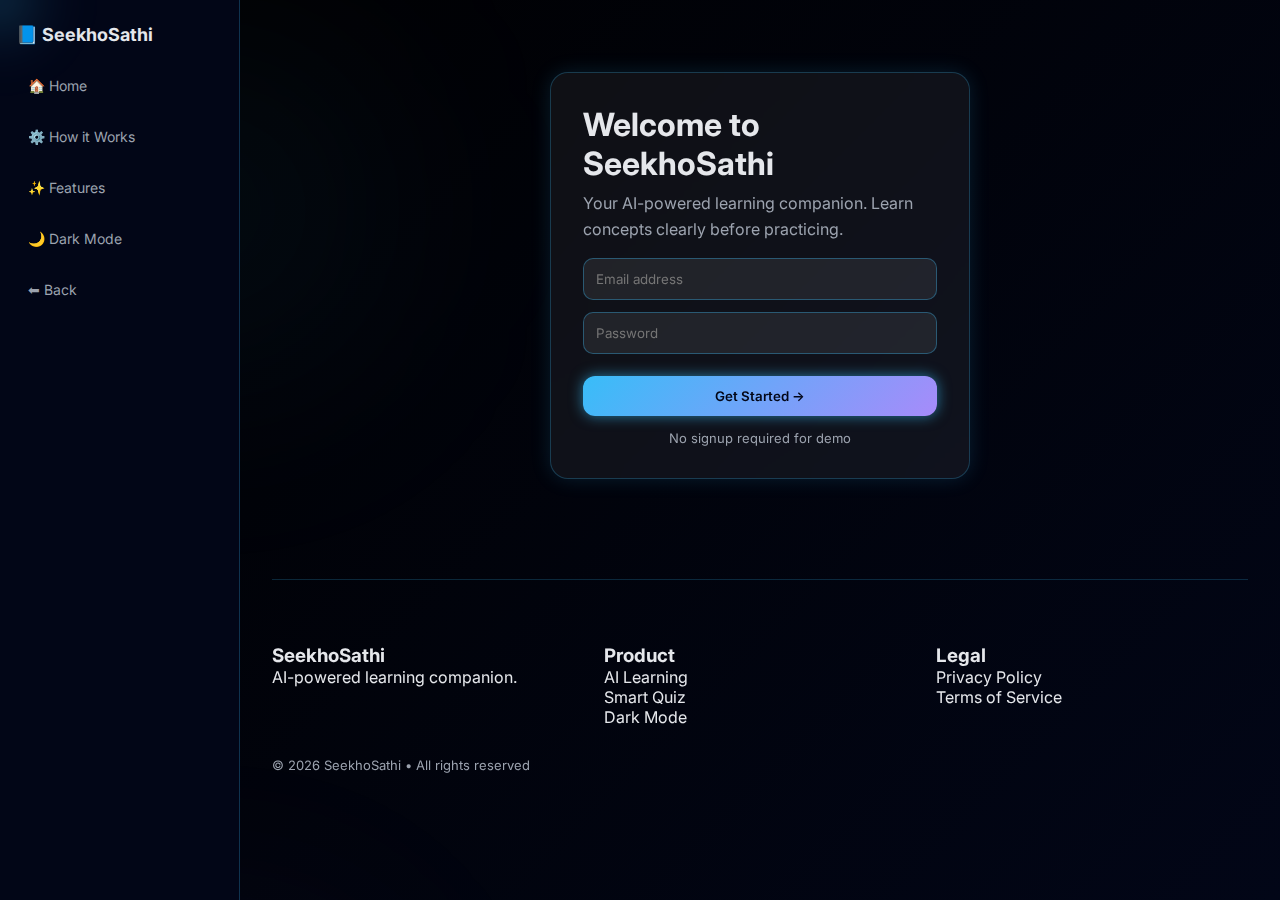
<file: index.html>
<!DOCTYPE html>
<html lang="en">
<head>
  <meta charset="UTF-8" />
  <title>Get Started | SeekhoSathi</title>

  <!-- Google Font -->
  <link href="https://fonts.googleapis.com/css2?family=Inter:wght@400;500;600;700&display=swap" rel="stylesheet">

  <!-- Main CSS -->
  <link rel="stylesheet" href="style.css" />
</head>

<body>

<!-- ===== CURSOR GLOW ===== -->
<div id="cursor-glow"></div>

<div class="layout">

  <!-- ===== SIDEBAR ===== -->
  <aside class="sidebar">

    <h2>📘 SeekhoSathi</h2>

    <a href="home.html">🏠 Home</a>
    <a href="home.html#how">⚙️ How it Works</a>
    <a href="home.html#features">✨ Features</a>

    <a href="#" onclick="toggleDark()">🌙 Dark Mode</a>
    <a href="#" onclick="window.history.back()">⬅ Back</a>

  </aside>

  <!-- ===== MAIN CONTENT ===== -->
  <div class="content">

    <section class="main fade-up">
      <div class="card tilt-card" style="max-width:420px;margin:auto;">

        <h1>Welcome to SeekhoSathi</h1>
        <p class="subtitle">
          Your AI-powered learning companion.  
          Learn concepts clearly before practicing.
        </p>

        <input
          type="email"
          id="email"
          placeholder="Email address"
          style="width:100%;margin-top:16px;"
        />

        <input
          type="password"
          placeholder="Password"
          style="width:100%;margin-top:12px;"
        />

        <button
          class="magnetic"
          style="margin-top:22px;width:100%;"
          onclick="goNext()"
        >
          Get Started →
        </button>

        <p style="margin-top:14px;font-size:13px;color:#9CA3AF;text-align:center;">
          No signup required for demo
        </p>

      </div>
    </section>

    <!-- ===== FOOTER ===== -->
    <footer class="footer fade-up" style="margin-top:60px;">

      <div class="feature-grid">

        <div>
          <h3>SeekhoSathi</h3>
          <p>AI-powered learning companion.</p>
        </div>

        <div>
          <h3>Product</h3>
          <p>AI Learning</p>
          <p>Smart Quiz</p>
          <p>Dark Mode</p>
        </div>

        <div>
          <h3>Legal</h3>
          <p>Privacy Policy</p>
          <p>Terms of Service</p>
        </div>

      </div>

      <p style="margin-top:30px;font-size:13px;color:#9CA3AF;">
        © 2026 SeekhoSathi • All rights reserved
      </p>

    </footer>

  </div>
</div>

<!-- ===== SCRIPT ===== -->
<script src="script.js"></script>
<script>
  function goNext() {
    const email = document.getElementById("email").value.trim();

    if (!email) {
      alert("Please enter your email");
      return;
    }

    // Save username for sidebar profile
    const name = email.split("@")[0];
    localStorage.setItem("userName", name);

    window.location.href = "topic.html";
  }
</script>

</body>
</html>
</file>
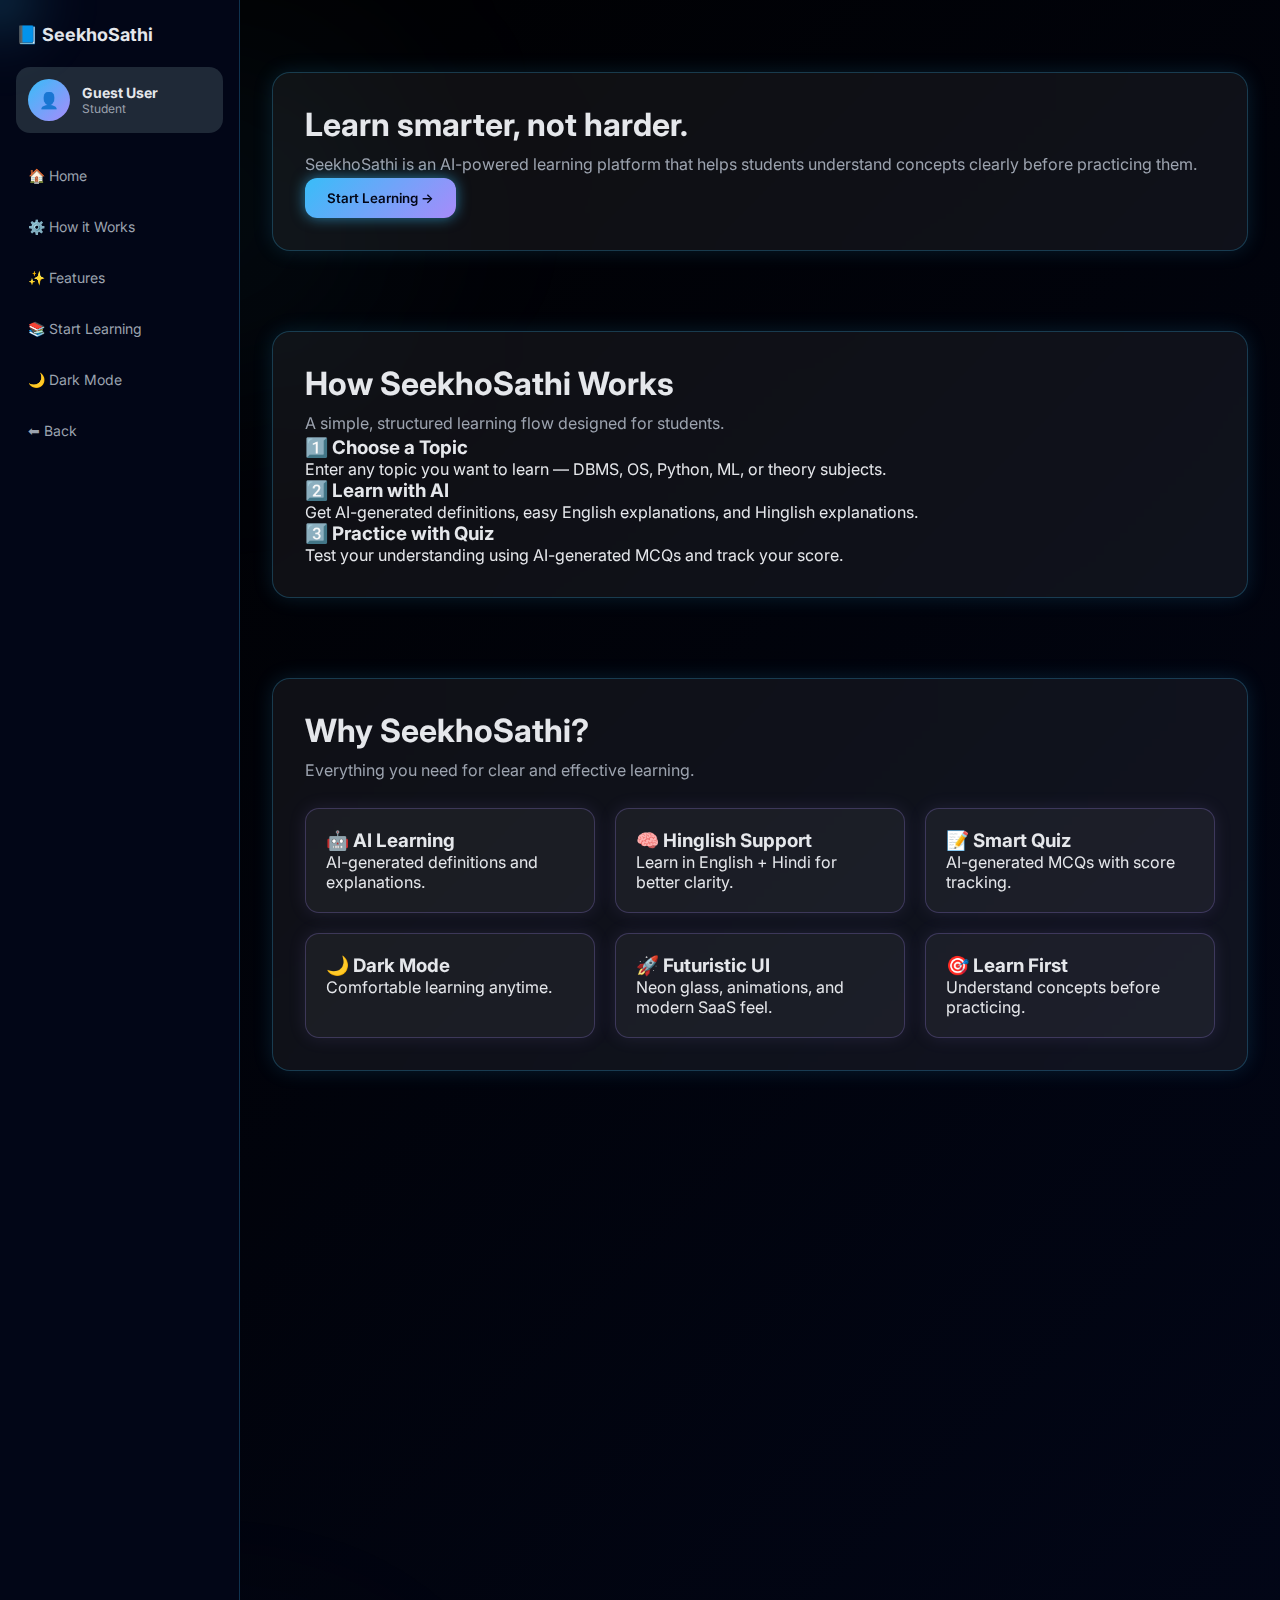
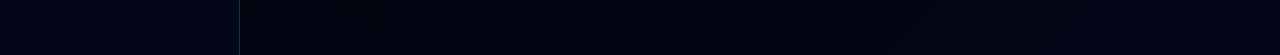
<file: home.html>
<!DOCTYPE html>
<html lang="en">
<head>
  <meta charset="UTF-8" />
  <title>SeekhoSathi – Learning ka Companion</title>

  <!-- Google Font -->
  <link href="https://fonts.googleapis.com/css2?family=Inter:wght@400;500;600;700&display=swap" rel="stylesheet">

  <!-- Main CSS -->
  <link rel="stylesheet" href="style.css" />
</head>

<body>

<!-- ===== CURSOR GLOW ===== -->
<div id="cursor-glow"></div>

<div class="layout">

  <!-- ===== SIDEBAR ===== -->
  <aside class="sidebar">

    <h2>📘 SeekhoSathi</h2>

    <!-- USER PROFILE -->
    <div class="user-profile" onclick="toggleProfileMenu()">
      <div class="avatar">👤</div>
      <div>
        <h4 id="userName">Guest User</h4>
        <p class="user-role">Student</p>
      </div>
    </div>

    <!-- PROFILE DROPDOWN -->
    <div class="profile-menu" id="profileMenu">
      <p>👤 Profile</p>
      <p>⚙️ Settings</p>
      <p onclick="logout()">🚪 Logout</p>
    </div>

    <!-- NAV -->
    <a href="#hero">🏠 Home</a>
    <a href="#how">⚙️ How it Works</a>
    <a href="#features">✨ Features</a>
    <a href="topic.html">📚 Start Learning</a>

    <a href="#" onclick="toggleDark()">🌙 Dark Mode</a>
    <a href="#" onclick="window.history.back()">⬅ Back</a>

  </aside>

  <!-- ===== MAIN CONTENT ===== -->
  <div class="content">

    <!-- ===== HERO ===== -->
    <section class="main fade-up" id="hero">
      <div class="card tilt-card">
        <h1>Learn smarter, not harder.</h1>
        <p class="subtitle">
          SeekhoSathi is an AI-powered learning platform that helps students
          understand concepts clearly before practicing them.
        </p>

        <button class="magnetic" onclick="goLogin()">Start Learning →</button>
      </div>
    </section>

    <!-- ===== HOW IT WORKS ===== -->
    <section class="main fade-up" id="how">
      <div class="card tilt-card">

        <h1>How SeekhoSathi Works</h1>
        <p class="subtitle">
          A simple, structured learning flow designed for students.
        </p>

        <div class="explanation-section">
          <h3>1️⃣ Choose a Topic</h3>
          <p>Enter any topic you want to learn — DBMS, OS, Python, ML, or theory subjects.</p>
        </div>

        <div class="explanation-section">
          <h3>2️⃣ Learn with AI</h3>
          <p>Get AI-generated definitions, easy English explanations, and Hinglish explanations.</p>
        </div>

        <div class="explanation-section">
          <h3>3️⃣ Practice with Quiz</h3>
          <p>Test your understanding using AI-generated MCQs and track your score.</p>
        </div>

      </div>
    </section>

    <!-- ===== FEATURES ===== -->
    <section class="main fade-up" id="features">
      <div class="card">

        <h1>Why SeekhoSathi?</h1>
        <p class="subtitle">
          Everything you need for clear and effective learning.
        </p>

        <div class="feature-grid">

          <div class="feature-card tilt-card">
            <h3>🤖 AI Learning</h3>
            <p>AI-generated definitions and explanations.</p>
          </div>

          <div class="feature-card tilt-card">
            <h3>🧠 Hinglish Support</h3>
            <p>Learn in English + Hindi for better clarity.</p>
          </div>

          <div class="feature-card tilt-card">
            <h3>📝 Smart Quiz</h3>
            <p>AI-generated MCQs with score tracking.</p>
          </div>

          <div class="feature-card tilt-card">
            <h3>🌙 Dark Mode</h3>
            <p>Comfortable learning anytime.</p>
          </div>

          <div class="feature-card tilt-card">
            <h3>🚀 Futuristic UI</h3>
            <p>Neon glass, animations, and modern SaaS feel.</p>
          </div>

          <div class="feature-card tilt-card">
            <h3>🎯 Learn First</h3>
            <p>Understand concepts before practicing.</p>
          </div>

        </div>

      </div>
    </section>

    <!-- ===== CTA ===== -->
    <section class="main fade-up">
      <div class="card tilt-card">
        <h1>Start your learning journey today</h1>
        <p class="subtitle">
          Make learning simple, clear, and effective with SeekhoSathi.
        </p>

        <button class="magnetic" onclick="goLogin()">Get Started Now →</button>
      </div>
    </section>

    <!-- ===== FOOTER ===== -->
    <footer class="footer fade-up">

      <div class="feature-grid">

        <div>
          <h3>SeekhoSathi</h3>
          <p>AI-powered learning companion for students.</p>
        </div>

        <div>
          <h3>Product</h3>
          <p>AI Learning</p>
          <p>Smart Quiz</p>
          <p>Dark Mode</p>
          <p>Modern UI</p>
        </div>

        <div>
          <h3>Resources</h3>
          <p>How it Works</p>
          <p>Features</p>
          <p>Roadmap</p>
        </div>

        <div>
          <h3>Legal</h3>
          <p>Privacy Policy</p>
          <p>Terms of Service</p>
          <p>Disclaimer</p>
        </div>

      </div>

      <p style="margin-top:30px;font-size:13px;color:#9CA3AF;">
        © 2026 SeekhoSathi • All rights reserved
      </p>

    </footer>

  </div>
</div>

<!-- ===== SCRIPT ===== -->
<script src="script.js"></script>
<script>
  function goLogin() {
    window.location.href = "index.html";
  }
</script>

</body>
</html>
</file>
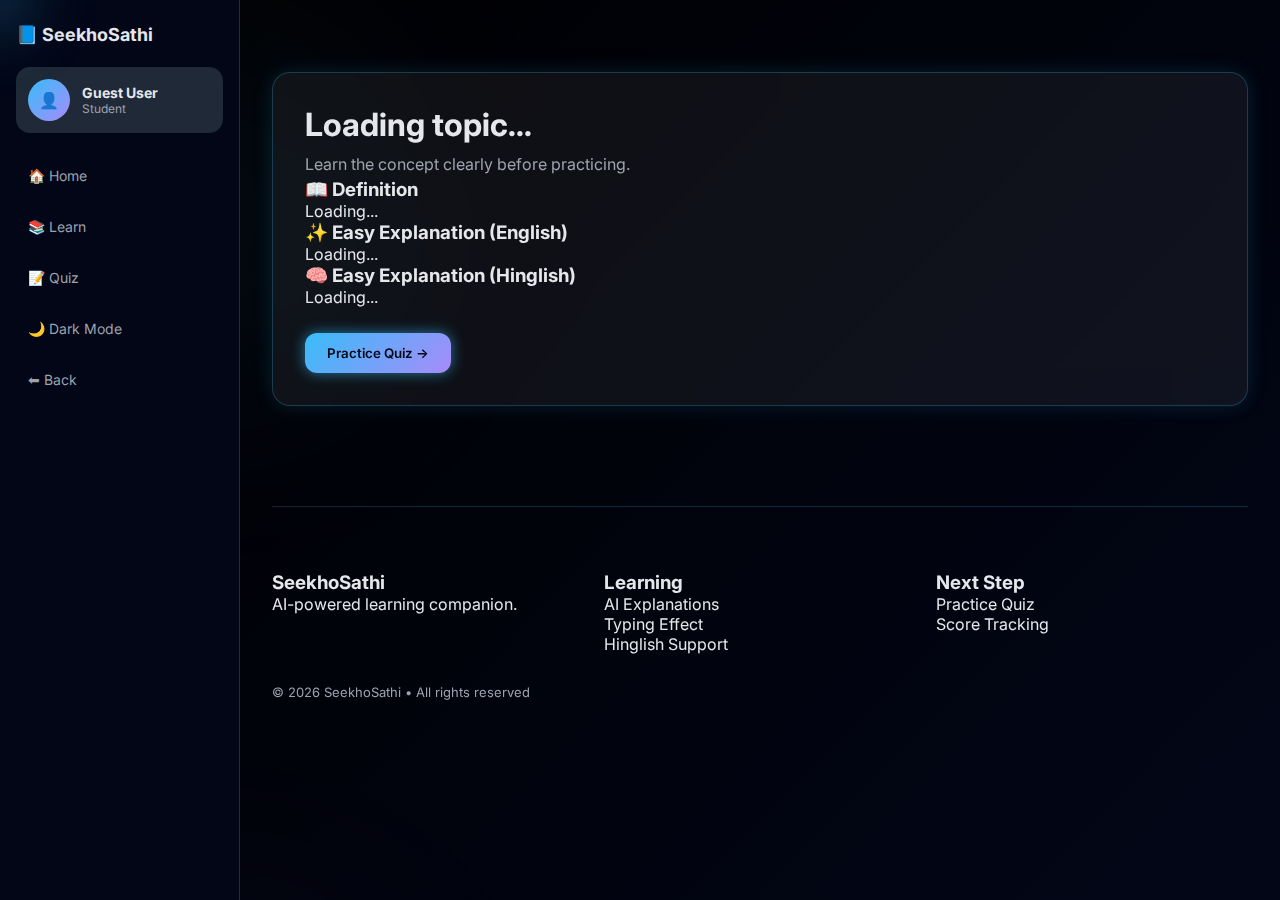
<file: learn.html>
<!DOCTYPE html>
<html lang="en">
<head>
  <meta charset="UTF-8" />
  <title>Learn | SeekhoSathi</title>

  <!-- Google Font -->
  <link href="https://fonts.googleapis.com/css2?family=Inter:wght@400;500;600;700&display=swap" rel="stylesheet">

  <!-- Main CSS -->
  <link rel="stylesheet" href="style.css" />
</head>

<body>

<!-- ===== CURSOR GLOW ===== -->
<div id="cursor-glow"></div>

<div class="layout">

  <!-- ===== SIDEBAR ===== -->
  <aside class="sidebar">

    <h2>📘 SeekhoSathi</h2>

    <!-- USER PROFILE -->
    <div class="user-profile" onclick="toggleProfileMenu()">
      <div class="avatar">👤</div>
      <div>
        <h4 id="userName">Guest User</h4>
        <p class="user-role">Student</p>
      </div>
    </div>

    <!-- PROFILE DROPDOWN -->
    <div class="profile-menu" id="profileMenu">
      <p>👤 Profile</p>
      <p>⚙️ Settings</p>
      <p onclick="logout()">🚪 Logout</p>
    </div>

    <!-- NAV -->
    <a href="home.html">🏠 Home</a>
    <a href="topic.html">📚 Learn</a>
    <a href="quiz.html">📝 Quiz</a>

    <a href="#" onclick="toggleDark()">🌙 Dark Mode</a>
    <a href="#" onclick="window.history.back()">⬅ Back</a>

  </aside>

  <!-- ===== MAIN CONTENT ===== -->
  <div class="content">

    <!-- ===== LEARNING CONTENT ===== -->
    <section class="main fade-up">
      <div class="card tilt-card">

        <h1 id="topicTitle">Loading topic...</h1>
        <p class="subtitle">
          Learn the concept clearly before practicing.
        </p>

        <!-- Definition -->
        <div class="explanation-section">
          <h3>📖 Definition</h3>
          <p id="definition">Loading...</p>
        </div>

        <!-- English -->
        <div class="explanation-section">
          <h3>✨ Easy Explanation (English)</h3>
          <p id="easyEng">Loading...</p>
        </div>

        <!-- Hinglish -->
        <div class="explanation-section">
          <h3>🧠 Easy Explanation (Hinglish)</h3>
          <p id="easyHin">Loading...</p>
        </div>

        <!-- CTA -->
        <button
          class="magnetic"
          style="margin-top:26px;"
          onclick="goQuiz()"
        >
          Practice Quiz →
        </button>

      </div>
    </section>

    <!-- ===== FOOTER ===== -->
    <footer class="footer fade-up" style="margin-top:60px;">

      <div class="feature-grid">

        <div>
          <h3>SeekhoSathi</h3>
          <p>AI-powered learning companion.</p>
        </div>

        <div>
          <h3>Learning</h3>
          <p>AI Explanations</p>
          <p>Typing Effect</p>
          <p>Hinglish Support</p>
        </div>

        <div>
          <h3>Next Step</h3>
          <p>Practice Quiz</p>
          <p>Score Tracking</p>
        </div>

      </div>

      <p style="margin-top:30px;font-size:13px;color:#9CA3AF;">
        © 2026 SeekhoSathi • All rights reserved
      </p>

    </footer>

  </div>
</div>

<!-- ===== SCRIPT ===== -->
<script src="script.js"></script>
<script>
  function goQuiz() {
    window.location.href = "quiz.html";
  }
</script>

</body>
</html>
</file>
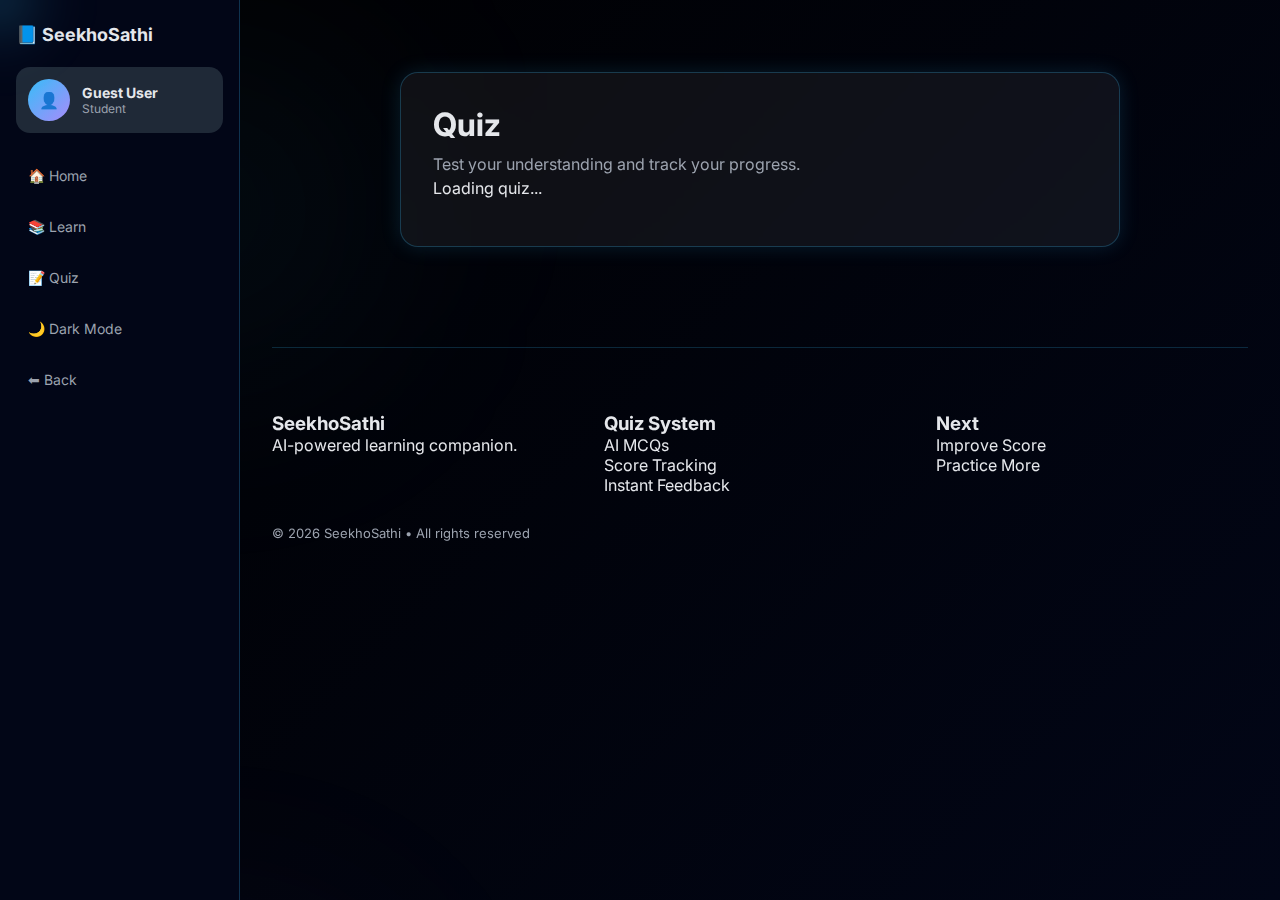
<file: quiz.html>
<!DOCTYPE html>
<html lang="en">
<head>
  <meta charset="UTF-8" />
  <title>Quiz | SeekhoSathi</title>

  <!-- Google Font -->
  <link href="https://fonts.googleapis.com/css2?family=Inter:wght@400;500;600;700&display=swap" rel="stylesheet">

  <!-- Main CSS -->
  <link rel="stylesheet" href="style.css" />
</head>

<body>

<!-- ===== CURSOR GLOW ===== -->
<div id="cursor-glow"></div>

<div class="layout">

  <!-- ===== SIDEBAR ===== -->
  <aside class="sidebar">

    <h2>📘 SeekhoSathi</h2>

    <!-- USER PROFILE -->
    <div class="user-profile" onclick="toggleProfileMenu()">
      <div class="avatar">👤</div>
      <div>
        <h4 id="userName">Guest User</h4>
        <p class="user-role">Student</p>
      </div>
    </div>

    <!-- PROFILE DROPDOWN -->
    <div class="profile-menu" id="profileMenu">
      <p>👤 Profile</p>
      <p>⚙️ Settings</p>
      <p onclick="logout()">🚪 Logout</p>
    </div>

    <!-- NAV -->
    <a href="home.html">🏠 Home</a>
    <a href="topic.html">📚 Learn</a>
    <a href="quiz.html">📝 Quiz</a>

    <a href="#" onclick="toggleDark()">🌙 Dark Mode</a>
    <a href="#" onclick="window.history.back()">⬅ Back</a>

  </aside>

  <!-- ===== MAIN CONTENT ===== -->
  <div class="content">

    <!-- ===== QUIZ CONTENT ===== -->
    <section class="main fade-up">
      <div class="card tilt-card" style="max-width:720px;margin:auto;">

        <h1 id="quizTopic">Quiz</h1>
        <p class="subtitle">
          Test your understanding and track your progress.
        </p>

        <!-- Question -->
        <div id="quizBox" class="explanation-section">
          Loading quiz...
        </div>

        <!-- Score -->
        <p id="scoreBox" style="margin-top:16px;font-weight:600;"></p>

        <!-- Next Button -->
        <button
          id="nextBtn"
          class="magnetic"
          style="display:none;margin-top:20px;"
          onclick="nextQuestion()"
        >
          Next Question →
        </button>

      </div>
    </section>

    <!-- ===== FOOTER ===== -->
    <footer class="footer fade-up" style="margin-top:60px;">

      <div class="feature-grid">

        <div>
          <h3>SeekhoSathi</h3>
          <p>AI-powered learning companion.</p>
        </div>

        <div>
          <h3>Quiz System</h3>
          <p>AI MCQs</p>
          <p>Score Tracking</p>
          <p>Instant Feedback</p>
        </div>

        <div>
          <h3>Next</h3>
          <p>Improve Score</p>
          <p>Practice More</p>
        </div>

      </div>

      <p style="margin-top:30px;font-size:13px;color:#9CA3AF;">
        © 2026 SeekhoSathi • All rights reserved
      </p>

    </footer>

  </div>
</div>

<!-- ===== SCRIPT ===== -->
<script src="script.js"></script>

</body>
</html>
</file>
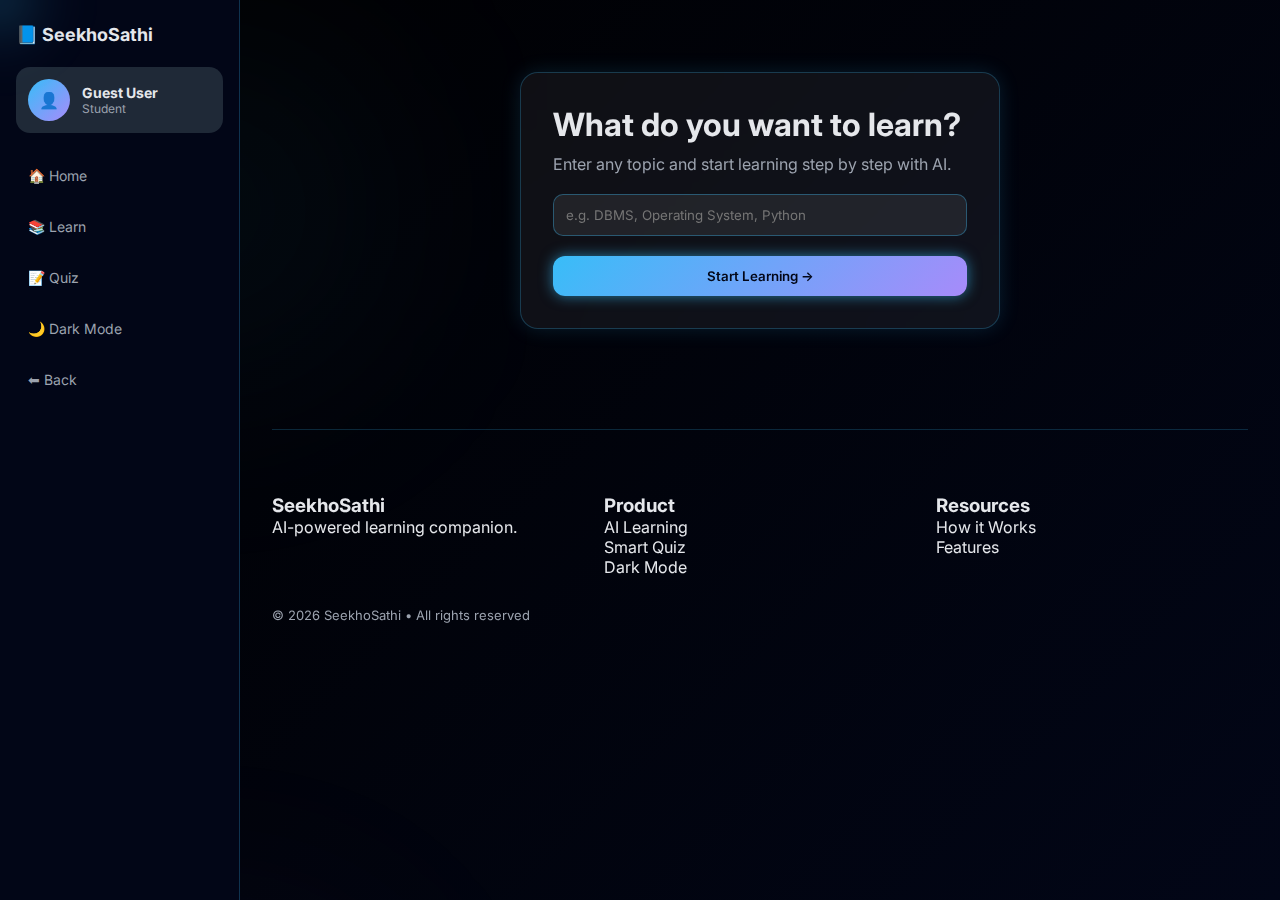
<file: topic.html>
<!DOCTYPE html>
<html lang="en">
<head>
  <meta charset="UTF-8" />
  <title>Choose Topic | SeekhoSathi</title>

  <!-- Google Font -->
  <link href="https://fonts.googleapis.com/css2?family=Inter:wght@400;500;600;700&display=swap" rel="stylesheet">

  <!-- Main CSS -->
  <link rel="stylesheet" href="style.css" />
</head>

<body>

<!-- ===== CURSOR GLOW ===== -->
<div id="cursor-glow"></div>

<div class="layout">

  <!-- ===== SIDEBAR ===== -->
  <aside class="sidebar">

    <h2>📘 SeekhoSathi</h2>

    <!-- USER PROFILE -->
    <div class="user-profile" onclick="toggleProfileMenu()">
      <div class="avatar">👤</div>
      <div>
        <h4 id="userName">Guest User</h4>
        <p class="user-role">Student</p>
      </div>
    </div>

    <!-- PROFILE DROPDOWN -->
    <div class="profile-menu" id="profileMenu">
      <p>👤 Profile</p>
      <p>⚙️ Settings</p>
      <p onclick="logout()">🚪 Logout</p>
    </div>

    <!-- NAV -->
    <a href="home.html">🏠 Home</a>
    <a href="topic.html">📚 Learn</a>
    <a href="quiz.html">📝 Quiz</a>

    <a href="#" onclick="toggleDark()">🌙 Dark Mode</a>
    <a href="#" onclick="window.history.back()">⬅ Back</a>

  </aside>

  <!-- ===== MAIN CONTENT ===== -->
  <div class="content">

    <!-- ===== TOPIC INPUT ===== -->
    <section class="main fade-up">
      <div class="card tilt-card" style="max-width:480px;margin:auto;">

        <h1>What do you want to learn?</h1>
        <p class="subtitle">
          Enter any topic and start learning step by step with AI.
        </p>

        <input
          type="text"
          id="topicInput"
          placeholder="e.g. DBMS, Operating System, Python"
          style="width:100%;margin-top:16px;"
        />

        <button
          class="magnetic"
          style="margin-top:20px;width:100%;"
          onclick="startLearning()"
        >
          Start Learning →
        </button>

      </div>
    </section>

    <!-- ===== FOOTER ===== -->
    <footer class="footer fade-up" style="margin-top:60px;">

      <div class="feature-grid">

        <div>
          <h3>SeekhoSathi</h3>
          <p>AI-powered learning companion.</p>
        </div>

        <div>
          <h3>Product</h3>
          <p>AI Learning</p>
          <p>Smart Quiz</p>
          <p>Dark Mode</p>
        </div>

        <div>
          <h3>Resources</h3>
          <p>How it Works</p>
          <p>Features</p>
        </div>

      </div>

      <p style="margin-top:30px;font-size:13px;color:#9CA3AF;">
        © 2026 SeekhoSathi • All rights reserved
      </p>

    </footer>

  </div>
</div>

<!-- ===== SCRIPT ===== -->
<script src="script.js"></script>
<script>
  function startLearning() {
    const topic = document.getElementById("topicInput").value.trim();

    if (!topic) {
      alert("Please enter a topic");
      return;
    }

    localStorage.setItem("topic", topic);
    window.location.href = "learn.html";
  }
</script>

</body>
</html>
</file>
<file: style.css>
/* =========================
   GLOBAL RESET & FONT
========================= */
* {
  margin: 0;
  padding: 0;
  box-sizing: border-box;
  font-family: "Inter", sans-serif;
}

html {
  scroll-behavior: smooth;
}

body {
  min-height: 100vh;
  color: #E5E7EB;
  background: linear-gradient(
    -45deg,
    #020617,
    #020617,
    #0f172a,
    #020617,
    #000000
  );
  background-size: 400% 400%;
  animation: gradientFlow 18s ease infinite;
  overflow-x: hidden;
}

/* =========================
   ANIMATED BACKGROUND
========================= */
@keyframes gradientFlow {
  0% { background-position: 0% 50%; }
  50% { background-position: 100% 50%; }
  100% { background-position: 0% 50%; }
}

/* Glow orbs */
body::before,
body::after {
  content: "";
  position: fixed;
  width: 420px;
  height: 420px;
  background: radial-gradient(circle, rgba(56,189,248,0.12), transparent 70%);
  filter: blur(120px);
  z-index: -1;
  animation: floatGlow 20s linear infinite;
}

body::after {
  background: radial-gradient(circle, rgba(167,139,250,0.12), transparent 70%);
  animation-delay: -10s;
}

@keyframes floatGlow {
  0% { transform: translate(-20%, -10%); }
  50% { transform: translate(30%, 20%); }
  100% { transform: translate(-20%, -10%); }
}

/* =========================
   LAYOUT
========================= */
.layout {
  display: flex;
  min-height: 100vh;
}

.content {
  flex: 1;
  padding: 32px;
  overflow-y: auto;
}

/* =========================
   SIDEBAR
========================= */
.sidebar {
  width: 240px;
  background: #020617;
  border-right: 1px solid rgba(56,189,248,0.25);
  padding: 24px 16px;
  display: flex;
  flex-direction: column;
  gap: 14px;
}

.sidebar h2 {
  font-size: 18px;
  margin-bottom: 8px;
}

.sidebar a {
  text-decoration: none;
  color: #9CA3AF;
  font-size: 14px;
  padding: 10px 12px;
  border-radius: 10px;
  transition: all 0.3s ease;
}

.sidebar a:hover {
  color: #38BDF8;
  background: rgba(56,189,248,0.1);
  text-shadow: 0 0 10px rgba(56,189,248,0.6);
}

/* =========================
   USER PROFILE
========================= */
.user-profile {
  display: flex;
  gap: 12px;
  align-items: center;
  background: #1F2937;
  padding: 12px;
  border-radius: 14px;
  cursor: pointer;
  margin-bottom: 10px;
}

.avatar {
  width: 42px;
  height: 42px;
  border-radius: 50%;
  background: linear-gradient(135deg, #38BDF8, #A78BFA);
  display: flex;
  align-items: center;
  justify-content: center;
}

.user-profile h4 {
  font-size: 14px;
}

.user-role {
  font-size: 12px;
  color: #9CA3AF;
}

/* Dropdown */
.profile-menu {
  display: none;
  background: #020617;
  border-radius: 12px;
  padding: 8px;
  margin-bottom: 16px;
}

.profile-menu p {
  padding: 8px;
  font-size: 13px;
  color: #9CA3AF;
  border-radius: 8px;
  cursor: pointer;
}

.profile-menu p:hover {
  background: rgba(56,189,248,0.15);
  color: #38BDF8;
}

/* =========================
   MAIN SECTIONS
========================= */
.main {
  padding: 40px 0;
}

.subtitle {
  color: #9CA3AF;
  margin-top: 8px;
  line-height: 1.6;
}

/* =========================
   GLASS CARD
========================= */
.card {
  background: rgba(255,255,255,0.06);
  backdrop-filter: blur(14px);
  border-radius: 18px;
  padding: 32px;
  border: 1px solid rgba(56,189,248,0.25);
  box-shadow: 0 0 20px rgba(56,189,248,0.15);
  animation: neonPulse 4s infinite;
}

/* =========================
   FEATURE GRID
========================= */
.feature-grid {
  display: grid;
  grid-template-columns: repeat(auto-fit, minmax(220px, 1fr));
  gap: 20px;
  margin-top: 24px;
}

.feature-card {
  background: rgba(255,255,255,0.05);
  border-radius: 14px;
  padding: 20px;
  border: 1px solid rgba(167,139,250,0.25);
  box-shadow: 0 0 18px rgba(167,139,250,0.12);
}

/* =========================
   BUTTONS
========================= */
button {
  background: linear-gradient(135deg, #38BDF8, #A78BFA);
  color: #020617;
  border: none;
  padding: 12px 22px;
  border-radius: 12px;
  font-weight: 600;
  cursor: pointer;
  box-shadow: 0 0 14px rgba(56,189,248,0.6);
}

button:hover {
  box-shadow: 0 0 30px rgba(56,189,248,0.9),
              0 0 60px rgba(167,139,250,0.6);
}

/* Magnetic */
.magnetic {
  position: relative;
}

/* =========================
   INPUTS
========================= */
input {
  padding: 12px;
  border-radius: 10px;
  border: 1px solid rgba(56,189,248,0.35);
  background: rgba(255,255,255,0.08);
  color: #E5E7EB;
}

/* =========================
   ANIMATIONS
========================= */
.fade-up {
  opacity: 0;
  transform: translateY(40px);
  transition: all 0.8s ease;
}

.fade-up.show {
  opacity: 1;
  transform: translateY(0);
}

/* 3D Tilt */
.tilt-card {
  transform-style: preserve-3d;
  transition: transform 0.15s ease;
}

/* Neon pulse */
@keyframes neonPulse {
  0% { box-shadow: 0 0 14px rgba(56,189,248,0.3); }
  50% { box-shadow: 0 0 26px rgba(56,189,248,0.6); }
  100% { box-shadow: 0 0 14px rgba(56,189,248,0.3); }
}

/* =========================
   CURSOR GLOW
========================= */
#cursor-glow {
  position: fixed;
  width: 160px;
  height: 160px;
  background: radial-gradient(circle,
    rgba(56,189,248,0.25),
    rgba(56,189,248,0.05),
    transparent 70%);
  pointer-events: none;
  transform: translate(-50%, -50%);
  filter: blur(20px);
  z-index: 9999;
}

/* =========================
   FOOTER
========================= */
.footer {
  margin-top: 40px;
  padding-top: 40px;
  border-top: 1px solid rgba(56,189,248,0.2);
}

/* =========================
   RESPONSIVE
========================= */
@media (max-width: 768px) {
  .sidebar {
    display: none;
  }
  .content {
    padding: 20px;
  }
}
</file>
